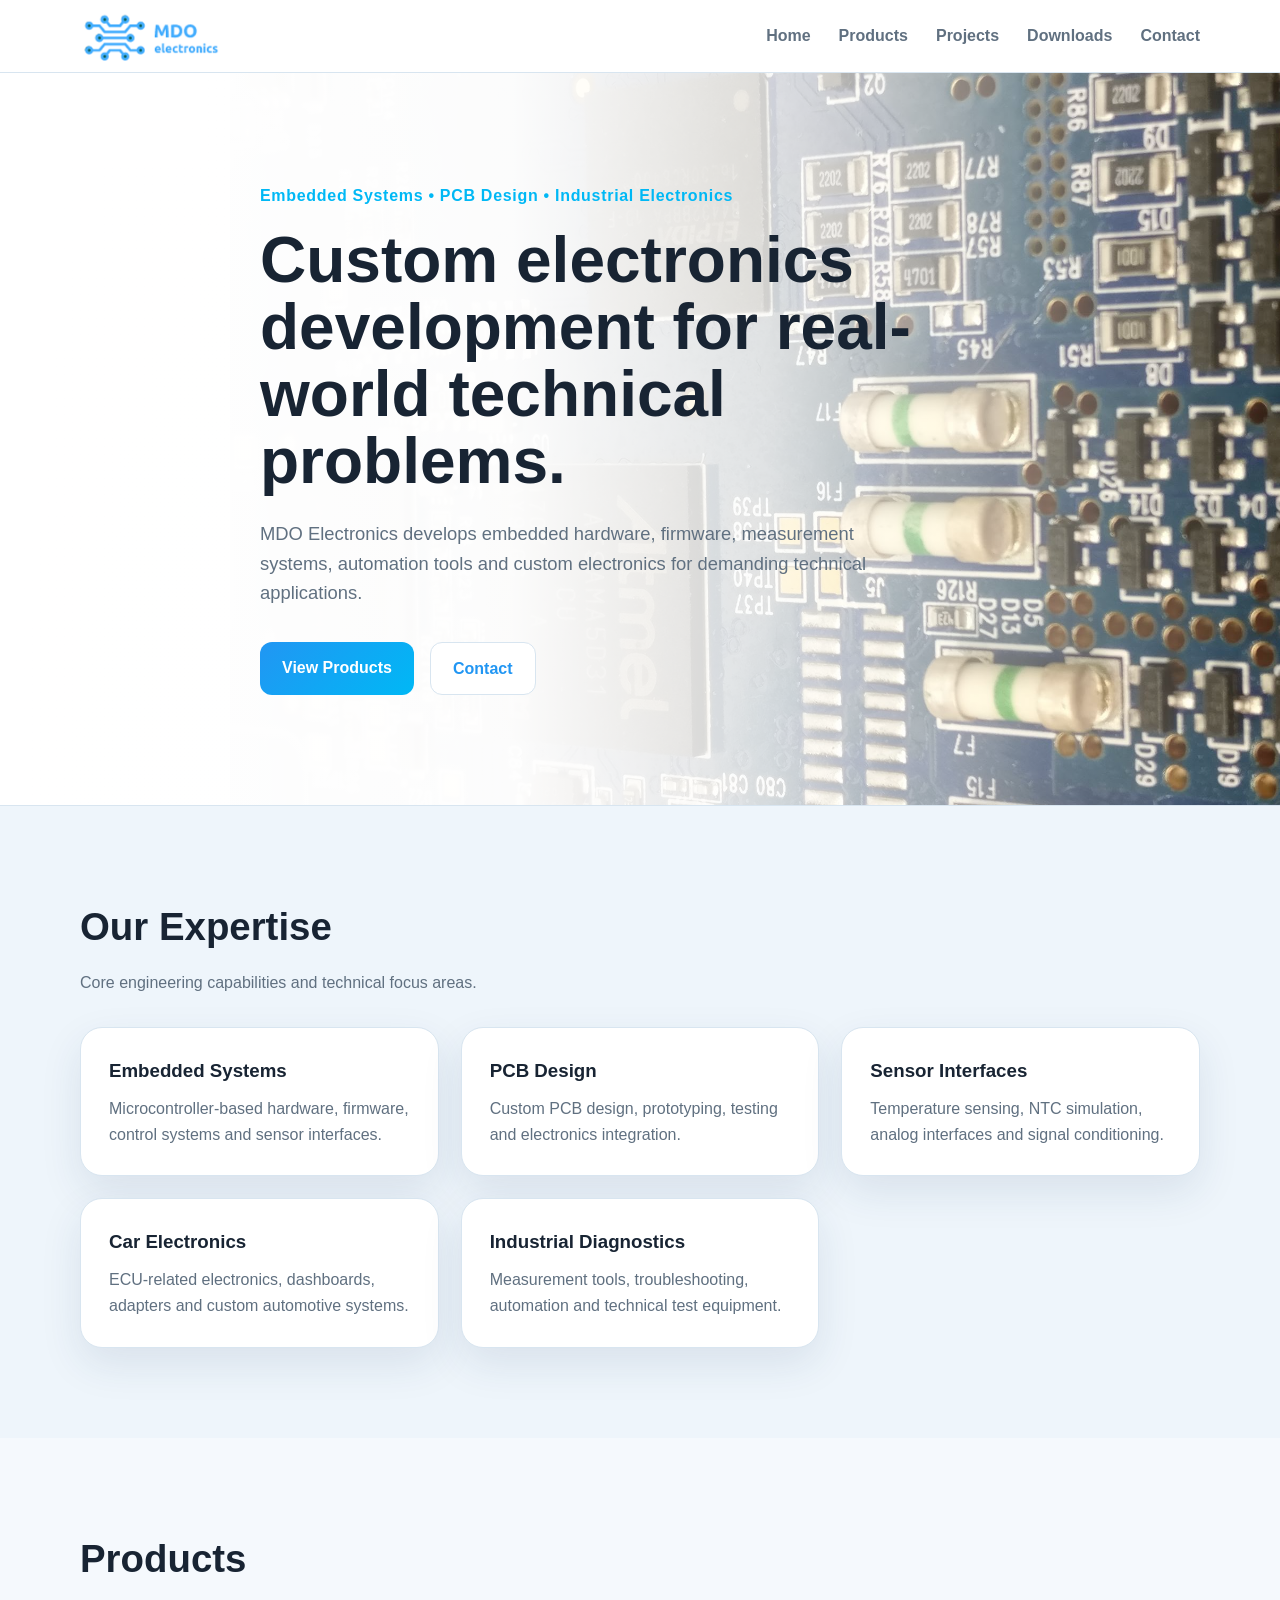
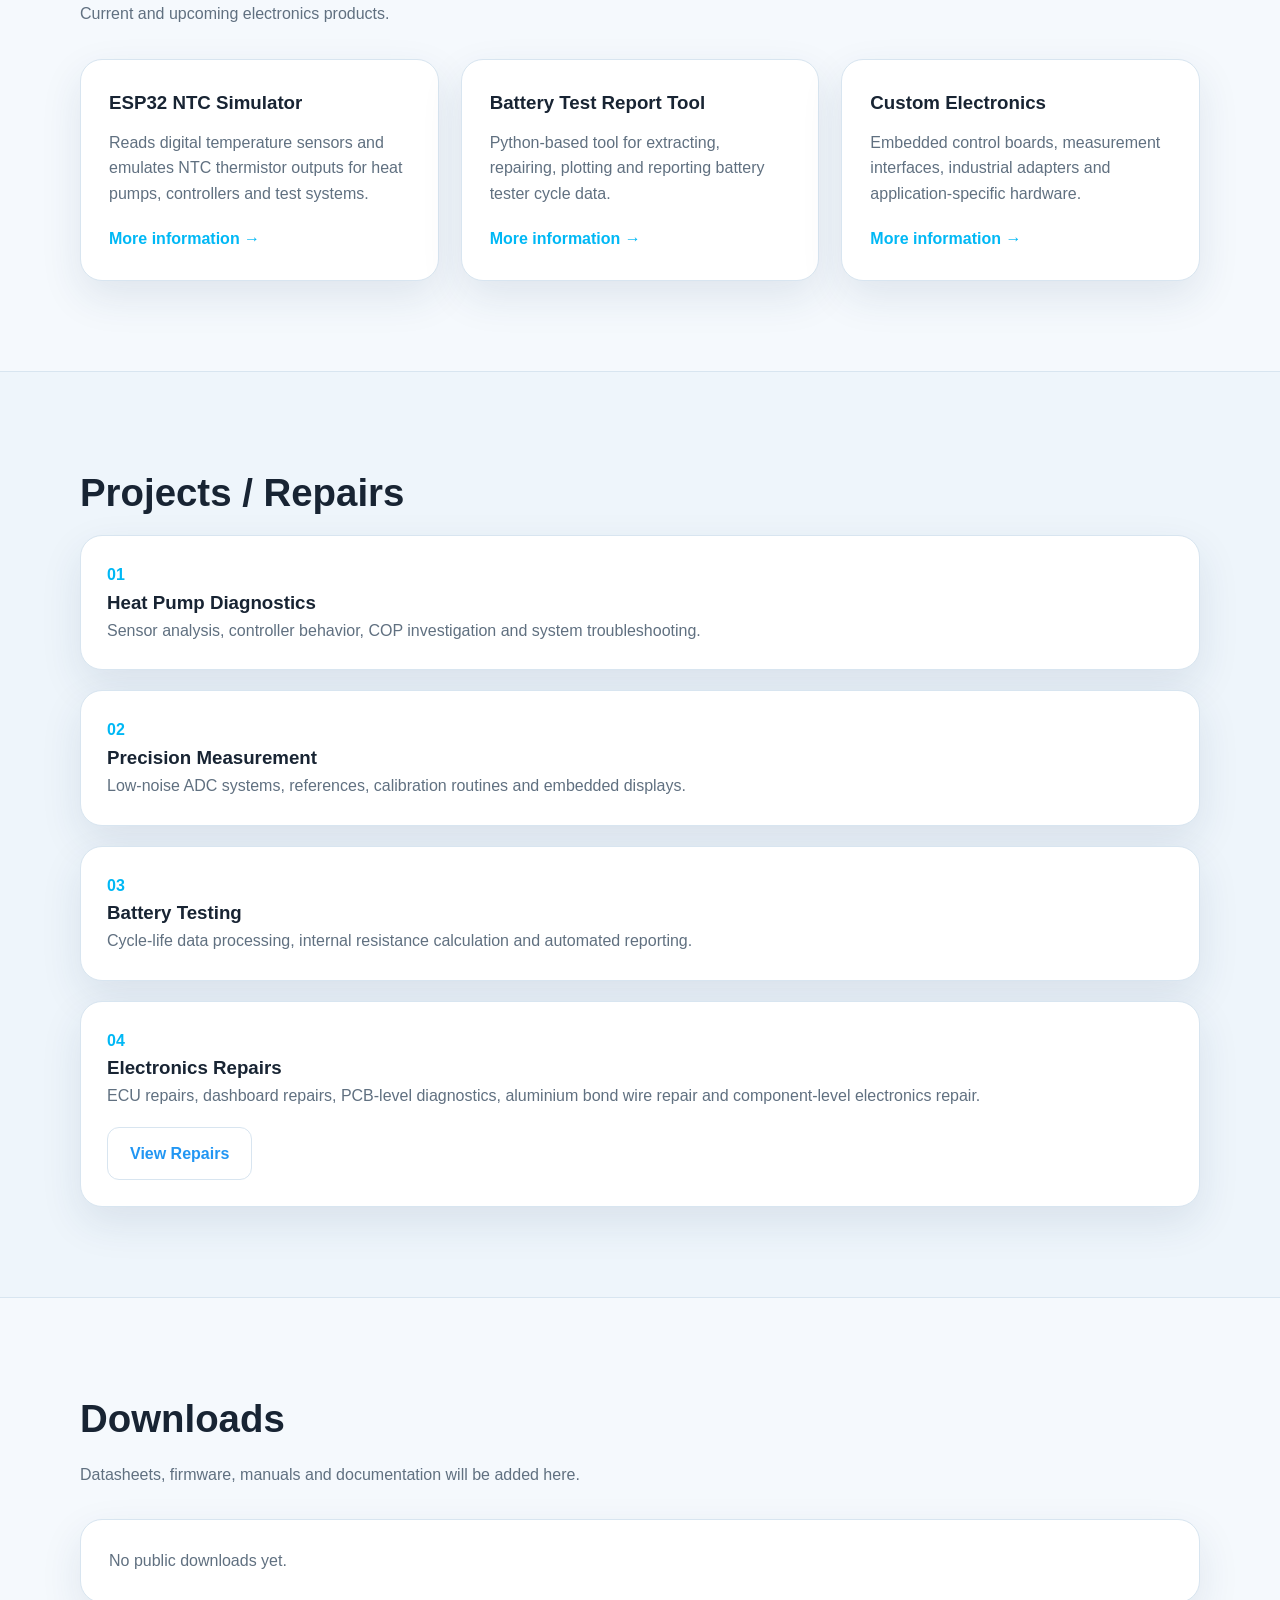
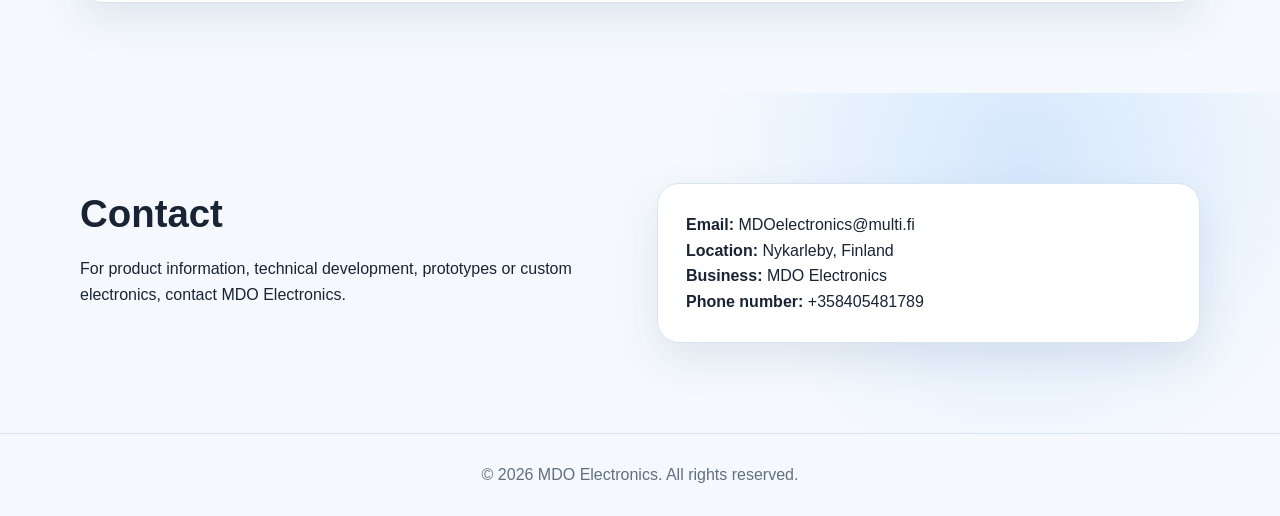
<file: index.html>
<!DOCTYPE html>
<html lang="en">
<head>
  <meta charset="UTF-8" />
  <meta name="viewport" content="width=device-width, initial-scale=1.0" />
  <title>MDO Electronics</title>
  <link rel="stylesheet" href="css/style.css" />
</head>
<body>

<header class="site-header">
  <div class="container nav">
    <a href="#home" class="logo">
  <img src="images/MDOlogo.png" alt="MDO Electronics logo">
</a>
    <button class="menu-btn" id="menuBtn">☰</button>
    <nav id="navMenu">
      <a href="#home">Home</a>
      <a href="#products">Products</a>
      <a href="#projects">Projects</a>
      <a href="#downloads">Downloads</a>
      <a href="#contact">Contact</a>
    </nav>
  </div>
</header>

<section id="home" class="hero">
  <div class="container hero-grid hero-single">
    <div>
      <p class="tagline">Embedded Systems • PCB Design • Industrial Electronics</p>

      <h1>Custom electronics development for real-world technical problems.</h1>

      <p class="hero-text">
        MDO Electronics develops embedded hardware, firmware, measurement systems,
        automation tools and custom electronics for demanding technical applications.
      </p>

      <div class="hero-buttons">
        <a href="#products" class="btn primary">View Products</a>
        <a href="#contact" class="btn secondary">Contact</a>
      </div>
    </div>
  </div>
</section>

<section id="expertise" class="section expertise-section">
  <div class="container">
    <h2>Our Expertise</h2>
    <p class="section-intro">Core engineering capabilities and technical focus areas.</p>

    <div class="expertise-grid">
      <div class="expertise-card">
        <h3>Embedded Systems</h3>
        <p>Microcontroller-based hardware, firmware, control systems and sensor interfaces.</p>
      </div>

      <div class="expertise-card">
        <h3>PCB Design</h3>
        <p>Custom PCB design, prototyping, testing and electronics integration.</p>
      </div>

      <div class="expertise-card">
        <h3>Sensor Interfaces</h3>
        <p>Temperature sensing, NTC simulation, analog interfaces and signal conditioning.</p>
      </div>

      <div class="expertise-card">
        <h3>Car Electronics</h3>
        <p>ECU-related electronics, dashboards, adapters and custom automotive systems.</p>
      </div>

      <div class="expertise-card">
        <h3>Industrial Diagnostics</h3>
        <p>Measurement tools, troubleshooting, automation and technical test equipment.</p>
      </div>
    </div>
  </div>
</section>



<section id="products" class="section">
  <div class="container">
    <h2>Products</h2>
    <p class="section-intro">Current and upcoming electronics products.</p>

    <div class="cards">
      <div class="card">
        <h3>ESP32 NTC Simulator</h3>
        <p>
          Reads digital temperature sensors and emulates NTC thermistor outputs
          for heat pumps, controllers and test systems.
        </p>
        <a href="products/esp32-ntc-simulator.html">More information →</a>
      </div>

      <div class="card">
        <h3>Battery Test Report Tool</h3>
        <p>
          Python-based tool for extracting, repairing, plotting and reporting
          battery tester cycle data.
        </p>
        <a href="products/battery-test-report-tool.html">More information →</a>
      </div>

      <div class="card">
        <h3>Custom Electronics</h3>
        <p>
          Embedded control boards, measurement interfaces, industrial adapters
          and application-specific hardware.
        </p>
       <a href="products/custom-electronics.html">More information →</a>
      </div>
    </div>
  </div>
</section>

<section id="projects" class="section dark-section">
  <div class="container">
    <h2>Projects / Repairs</h2>

    <div class="project-grid">

      <div class="project">
        <span>01</span>
        <h3>Heat Pump Diagnostics</h3>
        <p>
          Sensor analysis, controller behavior, COP investigation and
          system troubleshooting.
        </p>
      </div>

      <div class="project">
        <span>02</span>
        <h3>Precision Measurement</h3>
        <p>
          Low-noise ADC systems, references, calibration routines and
          embedded displays.
        </p>
      </div>

      <div class="project">
        <span>03</span>
        <h3>Battery Testing</h3>
        <p>
          Cycle-life data processing, internal resistance calculation and
          automated reporting.
        </p>
      </div>

      <div class="project">
        <span>04</span>
        <h3>Electronics Repairs</h3>
        <p>
          ECU repairs, dashboard repairs, PCB-level diagnostics,
          aluminium bond wire repair and component-level electronics repair.
        </p>

        <a href="repairs.html" class="btn secondary" style="margin-top:18px; display:inline-block;">
          View Repairs
        </a>
      </div>

    </div>
  </div>
</section>

<section id="downloads" class="section">
  <div class="container">
    <h2>Downloads</h2>
    <p class="section-intro">Datasheets, firmware, manuals and documentation will be added here.</p>

    <div class="download-box">
      <p>No public downloads yet.</p>
    </div>
  </div>
</section>

<section id="contact" class="section contact-section">
  <div class="container contact-grid">
    <div>
      <h2>Contact</h2>
      <p>
        For product information, technical development, prototypes or custom electronics,
        contact MDO Electronics.
      </p>
    </div>

    <div class="contact-card">
      <p><strong>Email:</strong> MDOelectronics@multi.fi</p>
      <p><strong>Location:</strong> Nykarleby, Finland</p>
      <p><strong>Business:</strong> MDO Electronics</p>
      <p><strong>Phone number:</strong> +358405481789</p>
    </div>
  </div>
</section>

<footer>
  <div class="container">
    <p>© 2026 MDO Electronics. All rights reserved.</p>
  </div>
</footer>

<script src="js/main.js"></script>
</body>
</html>
</file>
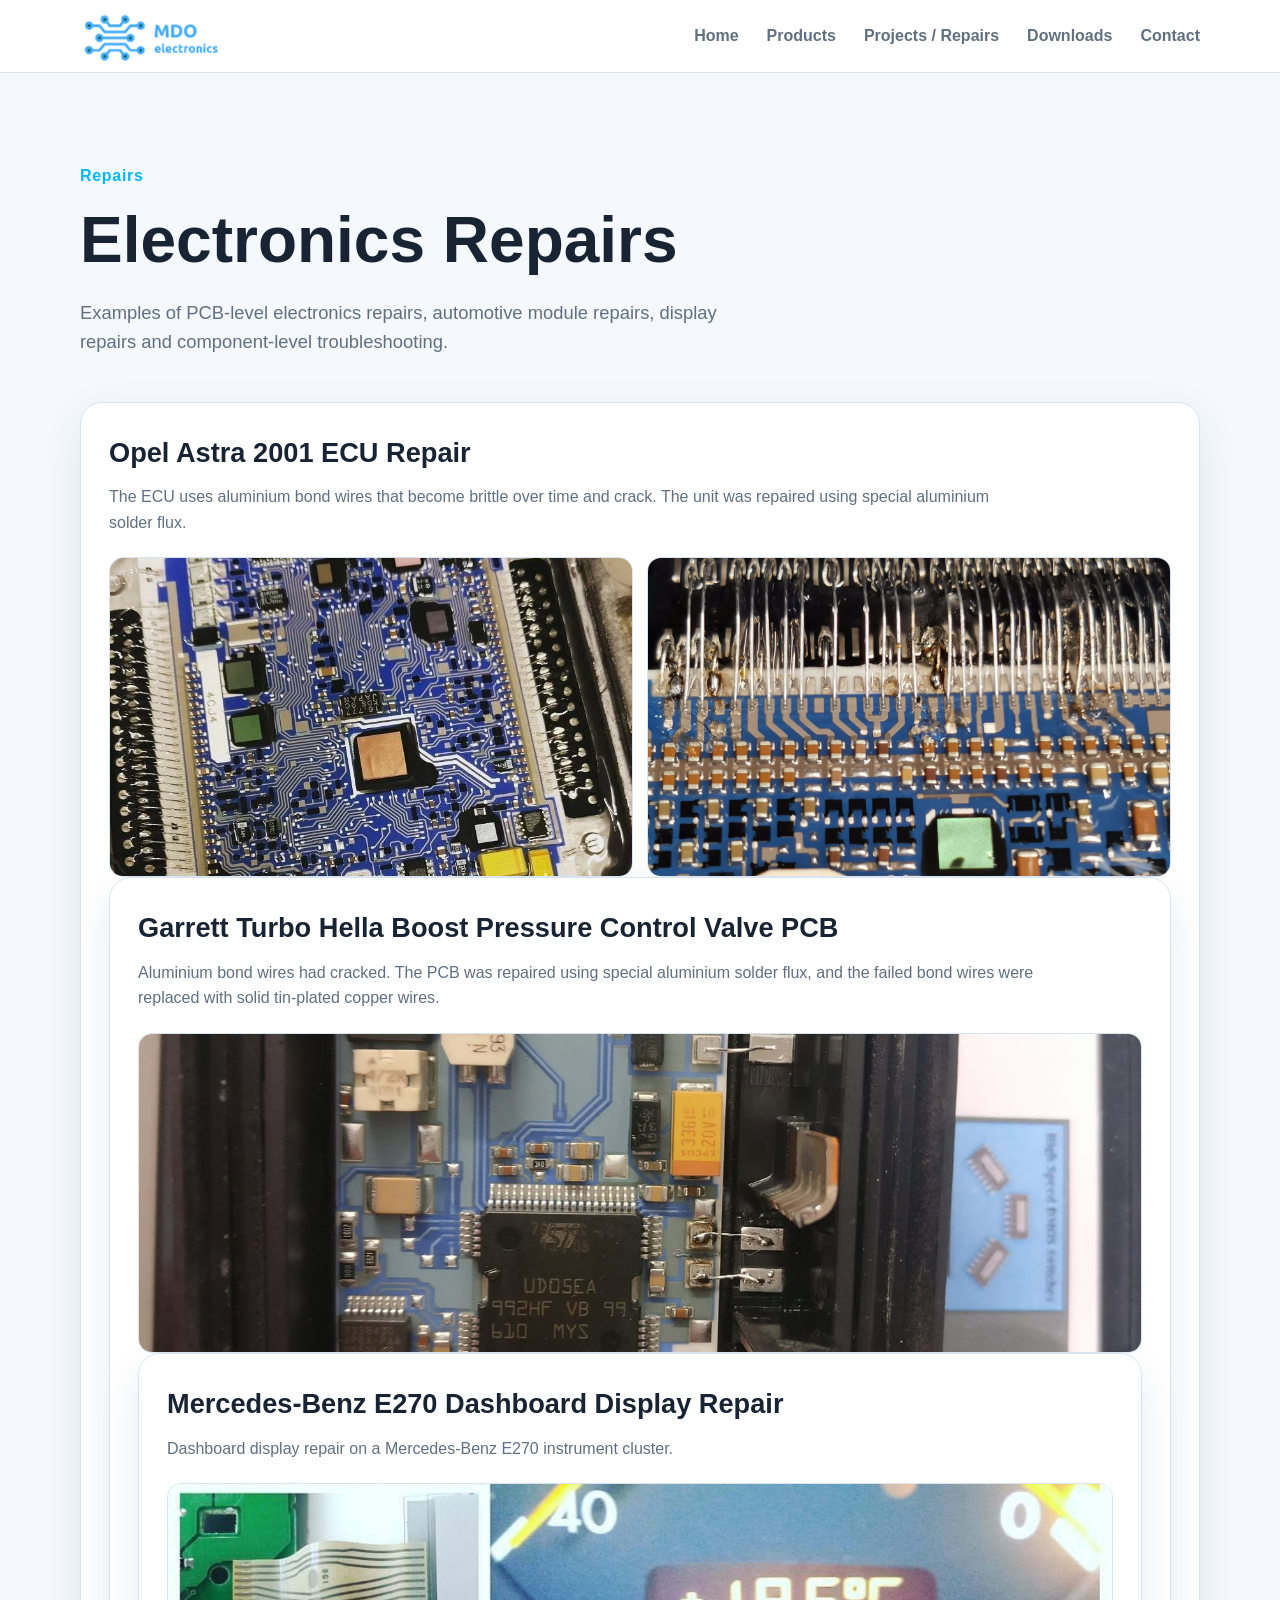
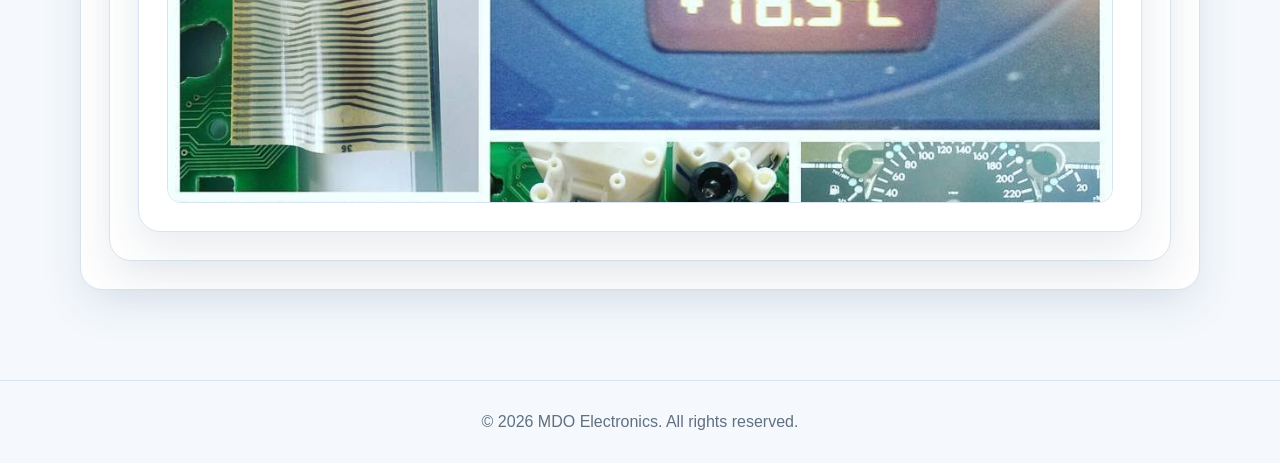
<file: repairs.html>
<!DOCTYPE html>
<html lang="en">
<head>
  <meta charset="UTF-8" />
  <meta name="viewport" content="width=device-width, initial-scale=1.0" />
  <title>Electronics Repairs | MDO Electronics</title>
  <link rel="stylesheet" href="css/style.css" />
</head>
<body>

<header class="site-header">
  <div class="container nav">
    <a href="index.html#home" class="logo">
      <img src="images/MDOlogo.png" alt="MDO Electronics logo">
    </a>

    <button class="menu-btn" id="menuBtn">☰</button>

    <nav id="navMenu">
      <a href="index.html#home">Home</a>
      <a href="index.html#products">Products</a>
      <a href="index.html#projects">Projects / Repairs</a>
      <a href="index.html#downloads">Downloads</a>
      <a href="index.html#contact">Contact</a>
    </nav>
  </div>
</header>

<main class="section">
  <div class="container">

    <p class="tagline">Repairs</p>
    <h1>Electronics Repairs</h1>

    <p class="hero-text">
      Examples of PCB-level electronics repairs, automotive module repairs,
      display repairs and component-level troubleshooting.
    </p>

    <div class="repair-grid">

      <article class="repair-card">
        <div class="repair-content">
          <h2>Opel Astra 2001 ECU Repair</h2>
          <p>
            The ECU uses aluminium bond wires that become brittle over time and crack.
            The unit was repaired using special aluminium solder flux. 
          </p>
        </div>

        <div class="repair-images">
         <a href="images/repairs/ABSbox.jpg" target="_blank">
          <img src="images/repairs/ABSbox.jpg"
             alt="Opel Astra ECU repair">
      </a>

         <a href="images/repairs/absbox2.jpg" target="_blank">
          <img src="images/repairs/absbox2.jpg"
             alt="Opel Astra ECU bond wire repair">
      </a>
        </div>

      <article class="repair-card">
        <div class="repair-content">
          <h2>Garrett Turbo Hella Boost Pressure Control Valve PCB</h2>
          <p>
            Aluminium bond wires had cracked. The PCB was repaired using special
            aluminium solder flux, and the failed bond wires were replaced with
            solid tin-plated copper wires.
          </p>
        </div>

        <div class="repair-images">
            <a href="images/repairs/Garret_wastegate.jpg" target="_blank">
          <img src="images/repairs/Garret_wastegate.jpg"
           alt="Garrett Hella boost pressure control valve PCB repair">
          </a>
        </div>

      <article class="repair-card">
        <div class="repair-content">
          <h2>Mercedes-Benz E270 Dashboard Display Repair</h2>
          <p>
            Dashboard display repair on a Mercedes-Benz E270 instrument cluster.
          </p>
        </div>

        <div class="repair-images">
            <a href="images/repairs/MB270Display.jpg" target="_blank">
            <img src="images/repairs/MB270Display.jpg"
            alt="Mercedes-Benz E270 dashboard display repair">
            </a>
        </div>
      </article>

    </div>

  </div>
</main>

<footer>
  <div class="container">
    <p>© 2026 MDO Electronics. All rights reserved.</p>
  </div>
</footer>

<script src="js/main.js"></script>
</body>
</html>
</file>
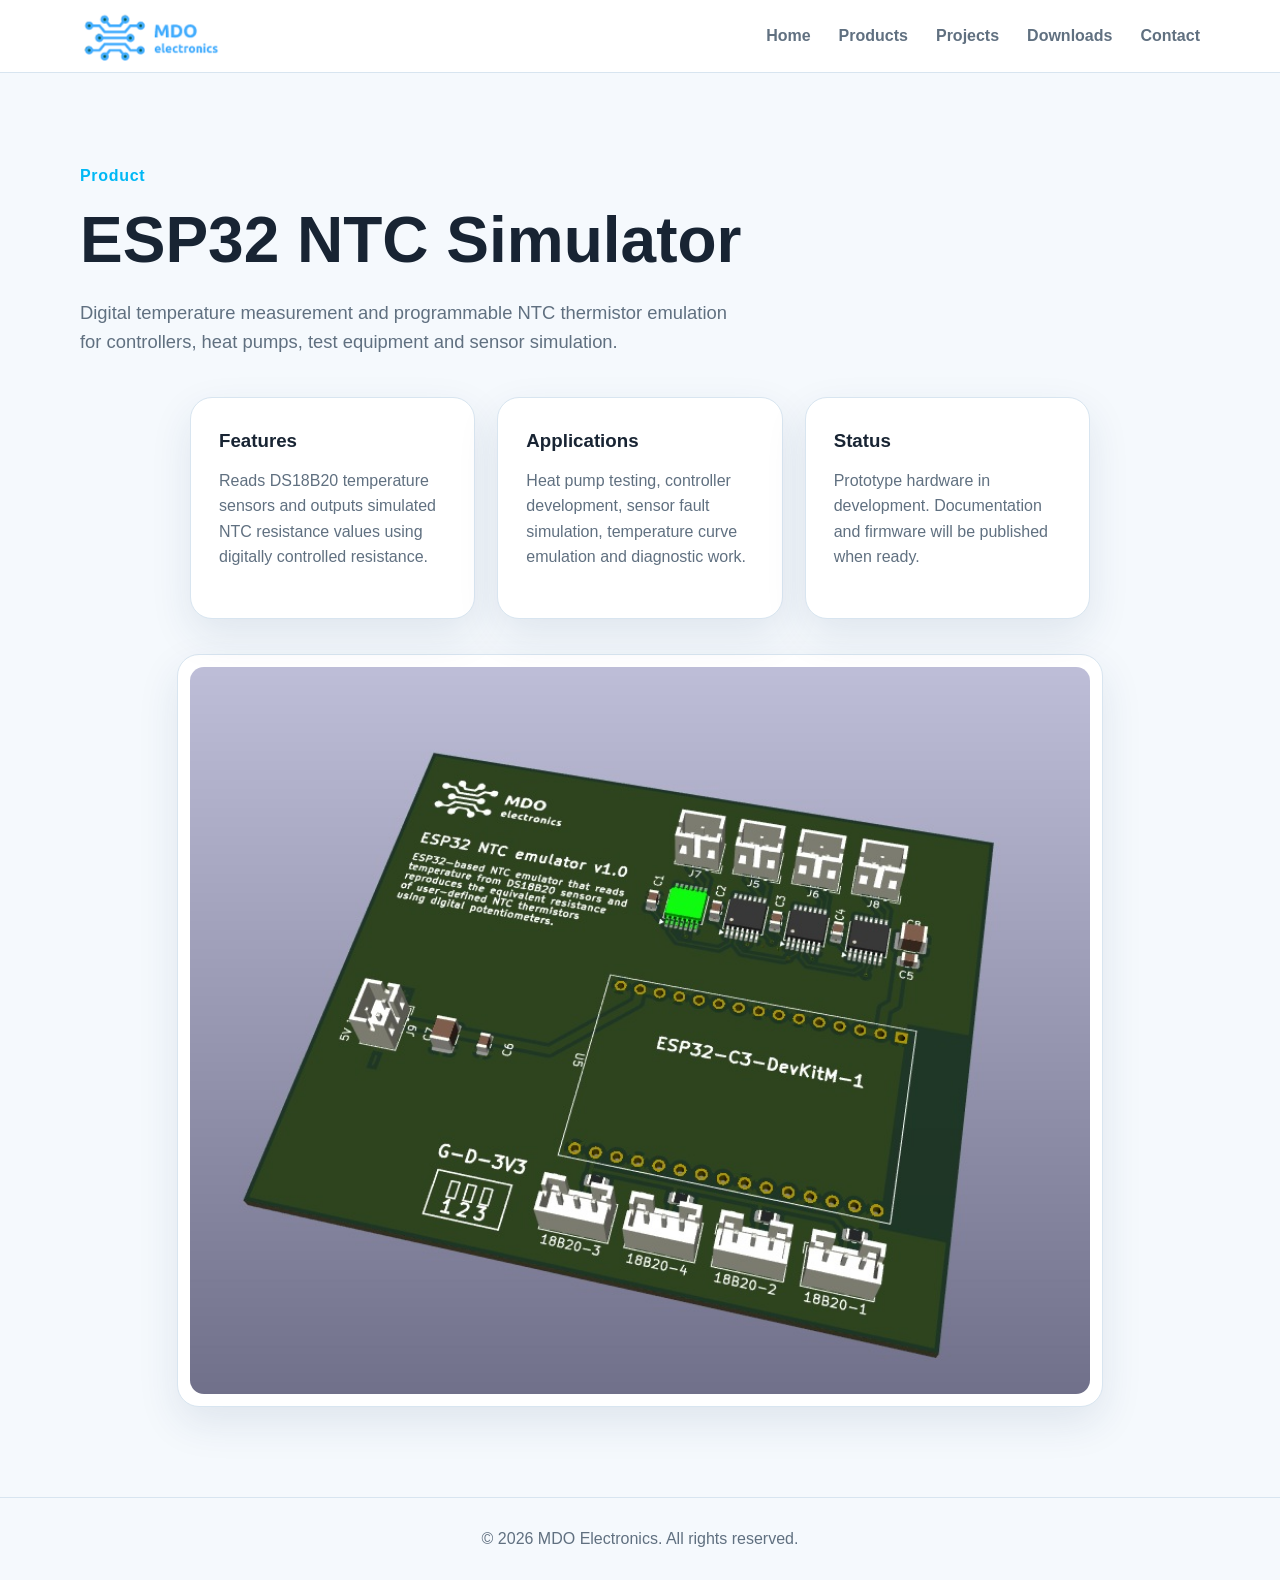
<file: products/esp32-ntc-simulator.html>
<!DOCTYPE html>
<html lang="en">
<head>
  <meta charset="UTF-8" />
  <meta name="viewport" content="width=device-width, initial-scale=1.0" />
  <title>ESP32 NTC Simulator | MDO Electronics</title>
  <link rel="stylesheet" href="../css/style.css" />
</head>
<body>

<header class="site-header">
  <div class="container nav">
    <a href="../index.html#home" class="logo">
      <img src="../images/MDOlogo.png" alt="MDO Electronics logo">
    </a>

    <button class="menu-btn" id="menuBtn">☰</button>

    <nav id="navMenu">
      <a href="../index.html#home">Home</a>
      <a href="../index.html#products">Products</a>
      <a href="../index.html#projects">Projects</a>
      <a href="../index.html#downloads">Downloads</a>
      <a href="../index.html#contact">Contact</a>
    </nav>
  </div>
</header>

<main class="section">
  <div class="container product-detail">

    <p class="tagline">Product</p>

    <h1>ESP32 NTC Simulator</h1>

    <p class="hero-text">
      Digital temperature measurement and programmable NTC thermistor emulation
      for controllers, heat pumps, test equipment and sensor simulation.
    </p>

    <div class="cards product-cards">
      <div class="card">
        <h3>Features</h3>
        <p>
          Reads DS18B20 temperature sensors and outputs simulated NTC resistance
          values using digitally controlled resistance.
        </p>
      </div>

      <div class="card">
        <h3>Applications</h3>
        <p>
          Heat pump testing, controller development, sensor fault simulation,
          temperature curve emulation and diagnostic work.
        </p>
      </div>

      <div class="card">
        <h3>Status</h3>
        <p>
          Prototype hardware in development. Documentation and firmware will be
          published when ready.
        </p>
      </div>
    </div>

    <div class="product-image-card">
      <img src="../images/project/ntc_simulator_3d.jpg"
           alt="ESP32 NTC Simulator PCB 3D render">
    </div>

  </div>
</main>

<footer>
  <div class="container">
    <p>© 2026 MDO Electronics. All rights reserved.</p>
  </div>
</footer>

<script src="../js/main.js"></script>
</body>
</html>
</file>
<file: css/style.css>
:root {
  --bg: #f5f9fd;
  --bg2: #eef5fb;
  --card: #ffffff;
  --text: #182433;
  --muted: #607080;
  --accent: #2196f3;
  --accent2: #00b8f5;
  --border: #d8e5f0;
}

* {
  box-sizing: border-box;
  margin: 0;
  padding: 0;
}

html {
  scroll-behavior: smooth;
}

body {
  font-family: Arial, Helvetica, sans-serif;
  background: var(--bg);
  color: var(--text);
  line-height: 1.6;
}

.container {
  width: min(1120px, 92%);
  margin: auto;
}

.site-header {
  position: sticky;
  top: 0;
  z-index: 100;
  background: rgba(255,255,255,0.94);
  backdrop-filter: blur(12px);
  border-bottom: 1px solid var(--border);
}

.nav {
  height: 72px;
  display: flex;
  align-items: center;
  justify-content: space-between;
}

.logo {
  display: flex;
  align-items: center;
  text-decoration: none;
}

.logo img {
  height: 60px;
  width: auto;
  display: block;
}

.logo span {
  color: var(--accent);
}

nav {
  display: flex;
  gap: 28px;
}

nav a {
  color: var(--muted);
  text-decoration: none;
  font-weight: 600;
}

nav a:hover {
  color: var(--text);
}

.menu-btn {
  display: none;
  background: none;
  color: var(--text);
  border: 0;
  font-size: 1.8rem;
}

.hero::before {
    content: "";
    position: absolute;
    inset: 0;

    background-image: url("../images/background.jpg");
    background-repeat: no-repeat;
    background-size: 85%;
    background-position: 120% center;
    background-repeat: no-repeat;
    opacity: 1.20;
    z-index: 0;
}

.hero::after {
    content: "";
    position: absolute;
    inset: 0;

    background: linear-gradient(
        90deg,
        rgba(255,255,255,1.00) 0%,
        rgba(255,255,255,0.98) 40%,
        rgba(255,255,255,0.80) 60%,
        rgba(255,255,255,0.35) 82%,
        rgba(255,255,255,0.05) 100%
    );

    z-index: 1;
}

.hero {
    position: relative;
    overflow: hidden;
    padding: 110px 0;
    background: linear-gradient(180deg,#ffffff,#eef7fd);
}

.hero-grid {
  position: relative;
  z-index: 2;

  display: grid;
  grid-template-columns: 1fr;

  max-width: 760px;
  margin-left: auto;
  margin-right: auto;
}

.tagline {
  color: var(--accent2);
  font-weight: 700;
  margin-bottom: 18px;
  letter-spacing: 0.7px;
}

h1 {
  font-size: clamp(2.4rem, 5vw, 4.7rem);
  line-height: 1.05;
  margin-bottom: 24px;
}

.hero-text {
  color: var(--muted);
  font-size: 1.15rem;
  max-width: 650px;
}

.hero-buttons {
  margin-top: 34px;
  display: flex;
  gap: 16px;
  flex-wrap: wrap;
}

.btn {
  display: inline-block;
  padding: 13px 22px;
  border-radius: 12px;
  text-decoration: none;
  font-weight: 700;
}

.primary {
  background: linear-gradient(135deg, var(--accent), var(--accent2));
  color: white;
}

.secondary {
  border: 1px solid var(--border);
  color: var(--accent);
  background: white;
}

.hero-card,
.card,
.project,
.contact-card,
.download-box {
  background: var(--card);
  border: 1px solid var(--border);
  border-radius: 22px;
  box-shadow: 0 16px 42px rgba(28, 58, 95, 0.10);
}

.hero-card {
  padding: 34px;
}

.chip {
  width: 92px;
  height: 92px;
  margin-bottom: 24px;
  border-radius: 18px;
  background:
    linear-gradient(90deg, transparent 44%, rgba(255,255,255,0.2) 45%, transparent 46%),
    linear-gradient(0deg, transparent 44%, rgba(255,255,255,0.2) 45%, transparent 46%),
    linear-gradient(135deg, var(--accent), var(--accent2));
}

.hero-card h3 {
  margin-bottom: 14px;
}

.hero-card ul {
  list-style-position: inside;
  color: var(--muted);
}

.section {
  padding: 90px 0;
}

.section h2 {
  font-size: 2.4rem;
  margin-bottom: 12px;
}

.section-intro {
  color: var(--muted);
  margin-bottom: 32px;
}

.expertise-section {
  background: var(--bg2);
  border-top: 1px solid var(--border);
}

.expertise-grid {
  display: grid;
  grid-template-columns: repeat(3, 1fr);
  gap: 22px;
}

.expertise-card {
  background: var(--card);
  border: 1px solid var(--border);
  border-radius: 22px;
  padding: 28px;
  box-shadow: 0 16px 42px rgba(28, 58, 95, 0.10);
}

.expertise-card h3 {
  margin-bottom: 10px;
}

.expertise-card p {
  color: var(--muted);
}

.cards {
  display: grid;
  grid-template-columns: repeat(3, 1fr);
  gap: 22px;
}

.card {
  padding: 28px;
}

.card h3 {
  margin-bottom: 12px;
}

.card p {
  color: var(--muted);
  margin-bottom: 20px;
}

.card a {
  color: var(--accent2);
  text-decoration: none;
  font-weight: 700;
}

.dark-section {
  background: var(--bg2);
  border-top: 1px solid var(--border);
  border-bottom: 1px solid var(--border);
}

.project-grid {
  display: grid;
  gap: 20px;
}

.project {
  padding: 26px;
}

.project span {
  color: var(--accent2);
  font-weight: 800;
}

.project p {
  color: var(--muted);
}

.download-box {
  padding: 28px;
  color: var(--muted);
}

.contact-section {
  background:
    radial-gradient(circle at 80% 20%, rgba(47,140,255,0.16), transparent 30%);
}

.contact-grid {
  display: grid;
  grid-template-columns: 1fr 1fr;
  gap: 34px;
  align-items: start;
}

.contact-card {
  padding: 28px;
}

footer {
  border-top: 1px solid var(--border);
  padding: 28px 0;
  color: var(--muted);
  text-align: center;
}

@media (max-width: 800px) {
  .menu-btn {
    display: block;
  }

  nav {
    display: none;
    position: absolute;
    top: 72px;
    right: 4%;
    left: 4%;
    background: var(--card);
    border: 1px solid var(--border);
    border-radius: 16px;
    padding: 20px;
    flex-direction: column;
  }

  nav.open {
    display: flex;
  }

  .hero::before {
    background-size: 140%;
    background-position: center bottom;
    opacity: 0.35;
}

.hero::after {
    background: linear-gradient(
        180deg,
        rgba(255,255,255,0.97) 0%,
        rgba(255,255,255,0.92) 45%,
        rgba(255,255,255,0.75) 100%
    );
}

  .hero {
    padding: 76px 0;
  }

  .hero-grid,
  .expertise-grid,
  .cards,
  .contact-grid {
  grid-template-columns: 1fr;
}
}
.product-cards {
  margin-top: 40px;
  max-width: 900px;
  margin-left: auto;
  margin-right: auto;
}

.product-image-card {
    width: fit-content;
    margin: 35px auto 0;
    padding: 12px;
    background: var(--card);
    border: 1px solid var(--border);
    border-radius: 22px;
    box-shadow: 0 16px 42px rgba(28,58,95,.10);
}

.product-image-card img {
    display: block;
    width: 900px;
    max-width: 100%;
    height: auto;
    border-radius: 14px;
}

.repair-grid {
  margin-top: 45px;
  display: grid;
  gap: 34px;
}

.repair-card {
  background: var(--card);
  border: 1px solid var(--border);
  border-radius: 22px;
  box-shadow: 0 16px 42px rgba(28,58,95,.10);
  padding: 28px;
}

.repair-content {
  margin-bottom: 22px;
}

.repair-content h2 {
  font-size: 1.7rem;
  margin-bottom: 10px;
}

.repair-content p {
  color: var(--muted);
  max-width: 900px;
}

.repair-images {
  display: grid;
  grid-template-columns: repeat(auto-fit, minmax(260px, 1fr));
  gap: 14px;
}

.repair-images img {
  width: 100%;
  height: 320px;
  object-fit: cover;
  border-radius: 14px;
  border: 1px solid var(--border);
  display: block;
}

.repair-images a {
    display: block;
    text-decoration: none;
}

.repair-images img {
    cursor: zoom-in;
    transition: transform .2s ease;
}

.repair-images img:hover {
    transform: scale(1.02);
}

@media (max-width: 800px) {
  .repair-card {
    padding: 18px;
  }

  .repair-images {
    grid-template-columns: 1fr;
  }

  .repair-images img {
    height: 240px;
  }
}
</file>
